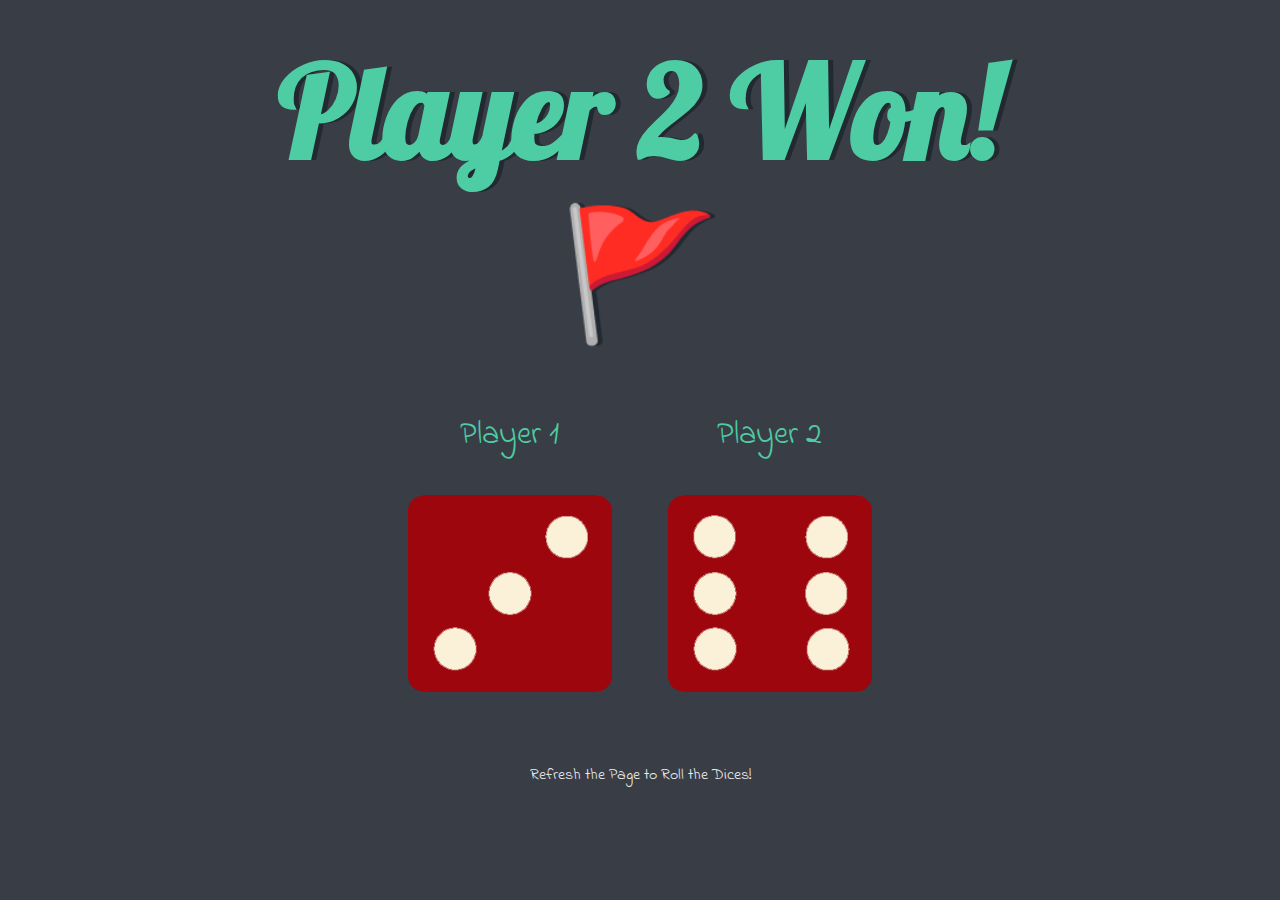
<file: DiceRoller Web Challenge/index.html>
<!DOCTYPE html>
<html lang="en" dir="ltr">
  <head>
    <meta charset="utf-8">
    <title>Dicee</title>
    <link rel="stylesheet" href="styles.css">
    <link href="https://fonts.googleapis.com/css?family=Indie+Flower|Lobster" rel="stylesheet">

  </head>
  <body>

    <div class="container">
      <h1>Refresh Me</h1>

      <div class="dice">
        <p>Player 1</p>
        <img class="img1" src="images/dice6.png">
      </div>

      <div class="dice">
        <p>Player 2</p>
        <img class="img2" src="images/dice6.png">
      </div>

    </div>


  <script src="index.js" charset="utf-8"></script>

  </body>

  <footer>
    Refresh the Page to Roll the Dices!
  </footer>
</html>
</file>
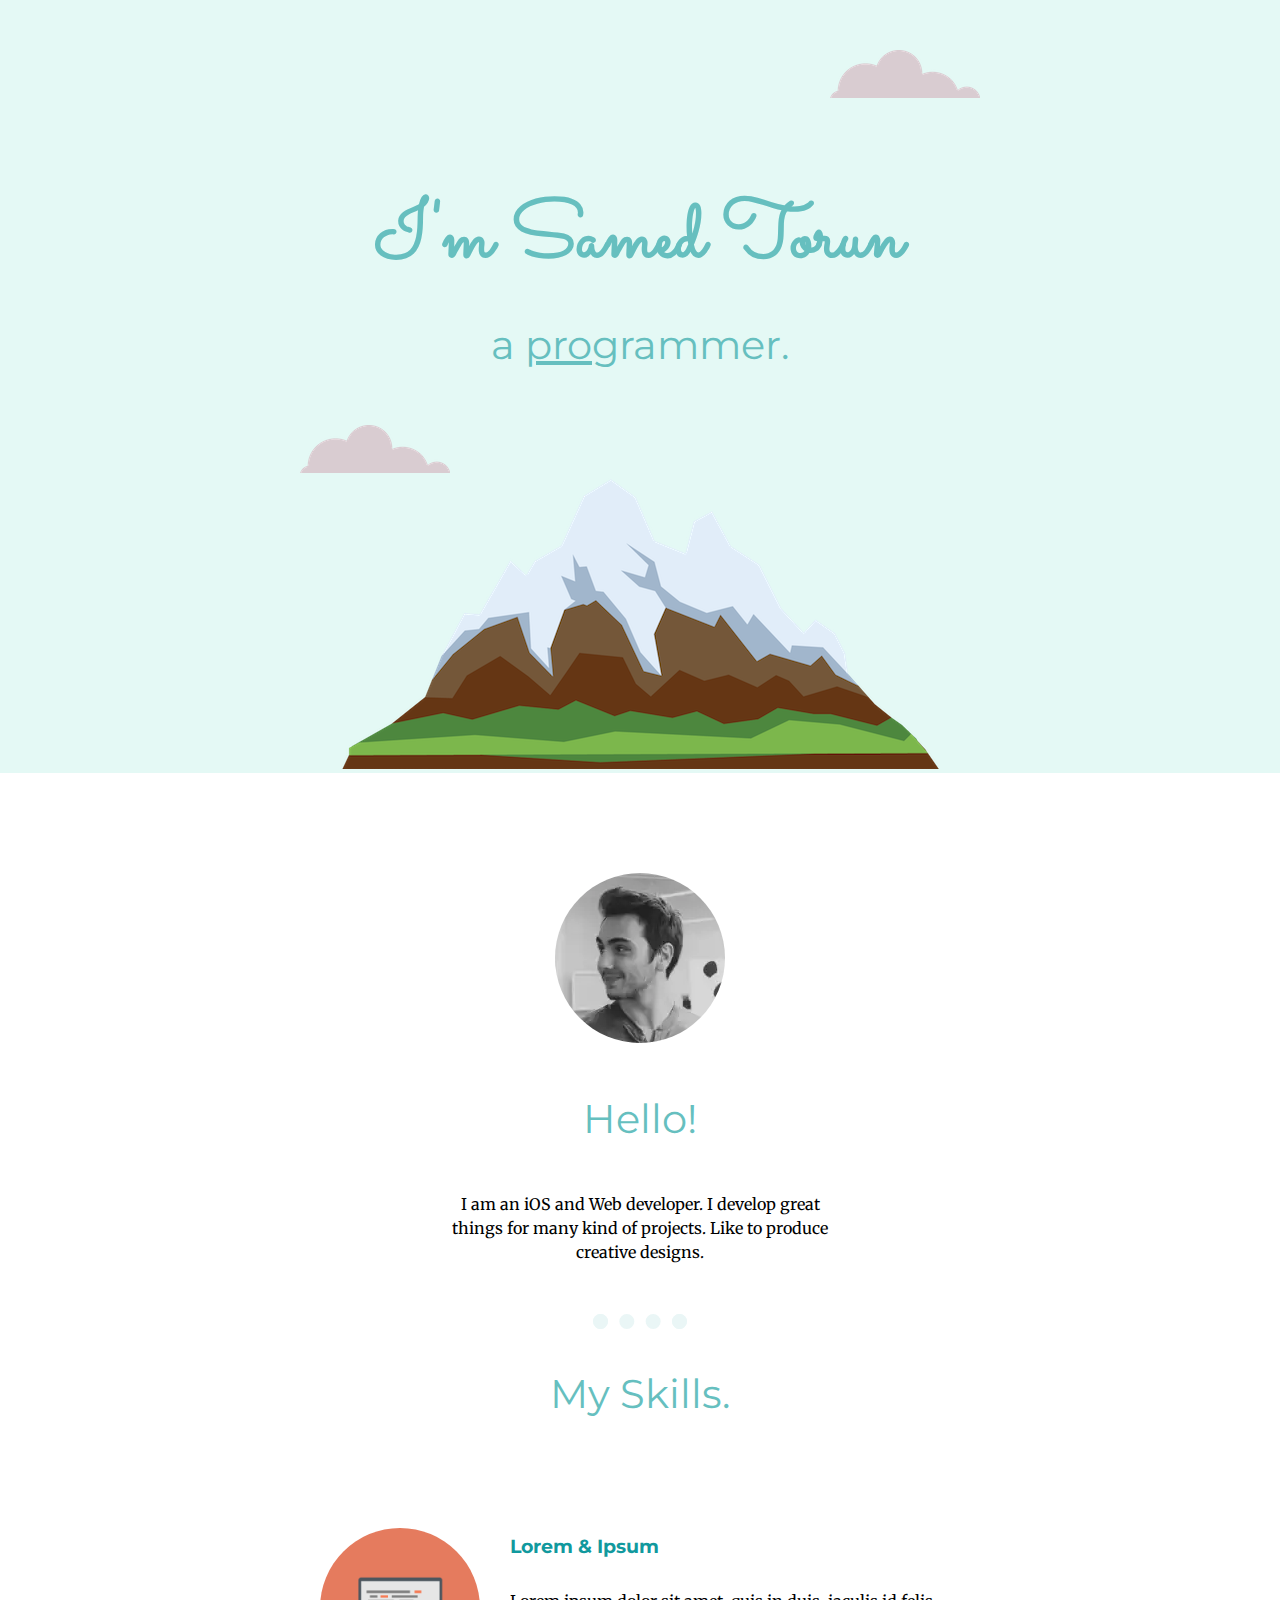
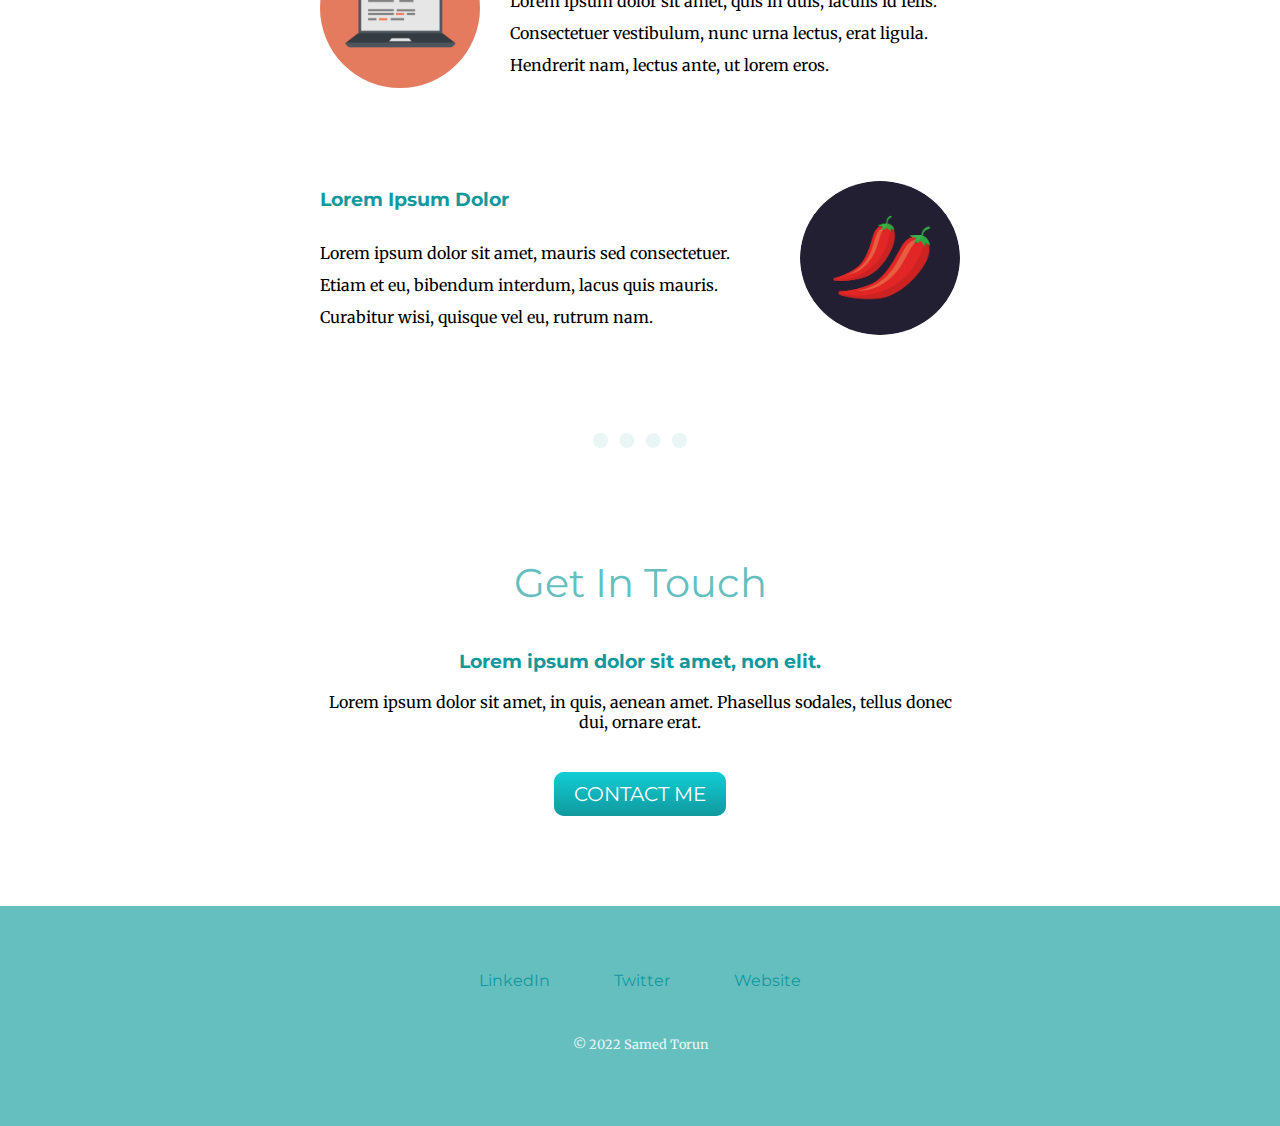
<file: Personal_Web_Site/index.html>
<!DOCTYPE html>
<html lang="en" dir="ltr">

<head>
  <meta charset="utf-8">
  <title>Samed Torun's Personal Website</title>

  <link rel="stylesheet" href="css/styles.css">

  <link rel="icon" href="favicon.ico">

  <link rel="preconnect" href="https://fonts.googleapis.com">
  <link rel="preconnect" href="https://fonts.gstatic.com" crossorigin>
  <link href="https://fonts.googleapis.com/css2?family=Merriweather&family=Merriweather+Sans&family=Montserrat&family=Sacramento&display=swap" rel="stylesheet">
</head>


<body>

  <div id="intro">
    <img class="top-cloud" src="images/cloud.png" alt="cloud-img">
    <h1>I'm Samed Torun</h1>
    <h2>a <span id="pro">pro</span>grammer.</h2>
    <img class="bottom-cloud" src="images/cloud.png" alt="cloud-img">
    <img src="images/mountain.png" alt="mountain-img">
  </div>

  <div id="box1">

  </div>

  <div id="box2">

  </div>
  <div class="middle-container">
    <div class="profile">
      <img class="profile-pic" src="images/sxvvepwpm6yktolnq3f4.webp" alt="profile">
      <h2>Hello!</h2>
      <p>I am an iOS and Web developer. I develop great things for many kind of projects. Like to produce creative designs.</p>


    </div>
    <hr>

    <div class="skills">
      <h2>My Skills.</h2>
      <div class="skill-row">
        <img class="computer" src="images/computer.png" alt="computer">
        <h3>Lorem & Ipsum</h3>
        <p>Lorem ipsum dolor sit amet, quis in duis, iaculis id felis. Consectetuer vestibulum, nunc urna lectus, erat ligula. Hendrerit nam, lectus ante, ut lorem eros.</p>
      </div>
      <div class="skill-row">
        <img class="chilly" src="images/chillies.png" alt="chillies">
        <h3>Lorem Ipsum Dolor</h3>
        <p>Lorem ipsum dolor sit amet, mauris sed consectetuer. Etiam et eu, bibendum interdum, lacus quis mauris. Curabitur wisi, quisque vel eu, rutrum nam.</p>
      </div>
    </div>

    <hr>

    <div class="contact-me">
      <h2>Get In Touch</h2>
      <h3>Lorem ipsum dolor sit amet, non elit.</h3>
      <p>Lorem ipsum dolor sit amet, in quis, aenean amet. Phasellus sodales, tellus donec dui, ornare erat.</p>
      <div class="button">
        <a class="btn" href="mailto:samedtorunn@gmail.com">CONTACT ME</a>
      </div>

    </div>
  </div>


  <div class="bottom-container">
    <a class="footer-link" href="https://www.linkedin.com/in/samed-torun-19657ab1/">LinkedIn</a>
    <a class="footer-link" href="https://twitter.com/samedtorun">Twitter</a>
    <a class="footer-link" href="https://othersapp.com">Website</a>
    <p id="impressum">© 2022 Samed Torun</p>
  </div>

</body>

</html>
</file>
<file: DiceRoller Web Challenge/styles.css>
.container {
  width: 70%;
  margin: auto;
  text-align: center;
}

.dice {
  text-align: center;
  display: inline-block;
}

body {
  background-color: #393E46;
}

h1 {
  margin: 30px;
  font-family: 'Lobster', cursive;
  text-shadow: 5px 0 #232931;
  font-size: 8rem;
  color: #4ECCA3;
}

p {
  font-size: 2rem;
  color: #4ECCA3;
  font-family: 'Indie Flower', cursive;
}

img {
  width: 80%;
}

footer {
  margin-top: 5%;
  color: #EEEEEE;
  text-align: center;
  font-family: 'Indie Flower', cursive;

}
</file>
<file: Personal_Web_Site/css/styles.css>
#intro {
  background-color: #E4F9F5;
  margin:  0px;

  position: relative;
  padding-top: 100px;
  margin-bottom: 100px;
}

h1 {
  margin: 100px auto 1px auto;;
  font-family: 'Sacramento', cursive;
  font-size: 5rem;
  color: #66BFBF;
  line-height: 1;
}

h2 {
  color: #66BFBF;
  font-family: 'Montserrat', sans-serif;
  font-size: 2.5rem;
  font-weight: normal;
  margin-top: 40px;
  padding-bottom: 10px;

}

h3 {
  font-family: 'Montserrat', sans-serif;
  color: #11999E;
}

body {
  margin: 0px;
  text-align: center;
  font-family: 'Merriweather', serif;

}

.profile {
  width: 30%;
  margin: auto;
  line-height: 1.5;

}

#pro {
  text-decoration: underline;
}

.top-cloud {
  position: absolute;
  right: 300px;
  top: 50px;
}

.bottom-cloud {
  position: absolute;
  left: 300px;
  bottom: 300px;
}

.computer {
  border-radius: 100%;
  width:  25%;
  float: left;
  margin-right: 30px;
}

.chilly {
  border-radius: 100%;
  width:  25%;
  float: right;
  margin-left: 30px;
}

.profile-pic{
  border-radius: 100%;
}

.skill-row{
  width: 50%;
  margin: 100px auto;
  text-align: left;
  line-height: 2;
}

.bottom-container {
background-color: #66BFBF;
padding: 50px;
margin-top: 50px;
line-height: 3;
}

.contact-me {
  padding: 50px;
  width: 50%;
  margin: auto;

}

.footer-link {
  color: #11999E;
  font-family: 'Montserrat', sans-serif;
  text-decoration: none;
  margin: 30px;
}

#impressum {
  color: #EAF6F6;
  font-size: 0.8rem;
  margin-top: 20px;
}

hr {
  border-style: dotted;
  border-top: none;
  color: #EAF6F6;
  margin: 50px auto 20px auto;
  border-width: 15px;
  width: 5%;
}

.btn {
  background: #11cdd4;
  background-image: -webkit-linear-gradient(top, #11cdd4, #11999e);
  background-image: -moz-linear-gradient(top, #11cdd4, #11999e);
  background-image: -ms-linear-gradient(top, #11cdd4, #11999e);
  background-image: -o-linear-gradient(top, #11cdd4, #11999e);
  background-image: linear-gradient(to bottom, #11cdd4, #11999e);
  -webkit-border-radius: 10;
  -moz-border-radius: 10;
  border-radius: 10px;
  font-family: 'Montserrat', sans-serif;
  color: #ffffff;
  font-size: 20px;
  padding: 10px 20px 10px 20px;
  text-decoration: none;

}

.btn:hover {
  background: #30e3cb;
  background-image: -webkit-linear-gradient(top, #30e3cb, #2bc4ad);
  background-image: -moz-linear-gradient(top, #30e3cb, #2bc4ad);
  background-image: -ms-linear-gradient(top, #30e3cb, #2bc4ad);
  background-image: -o-linear-gradient(top, #30e3cb, #2bc4ad);
  background-image: linear-gradient(to bottom, #30e3cb, #2bc4ad);
  text-decoration: none;

}

.button {
  margin-top: 50px;

}
</file>
